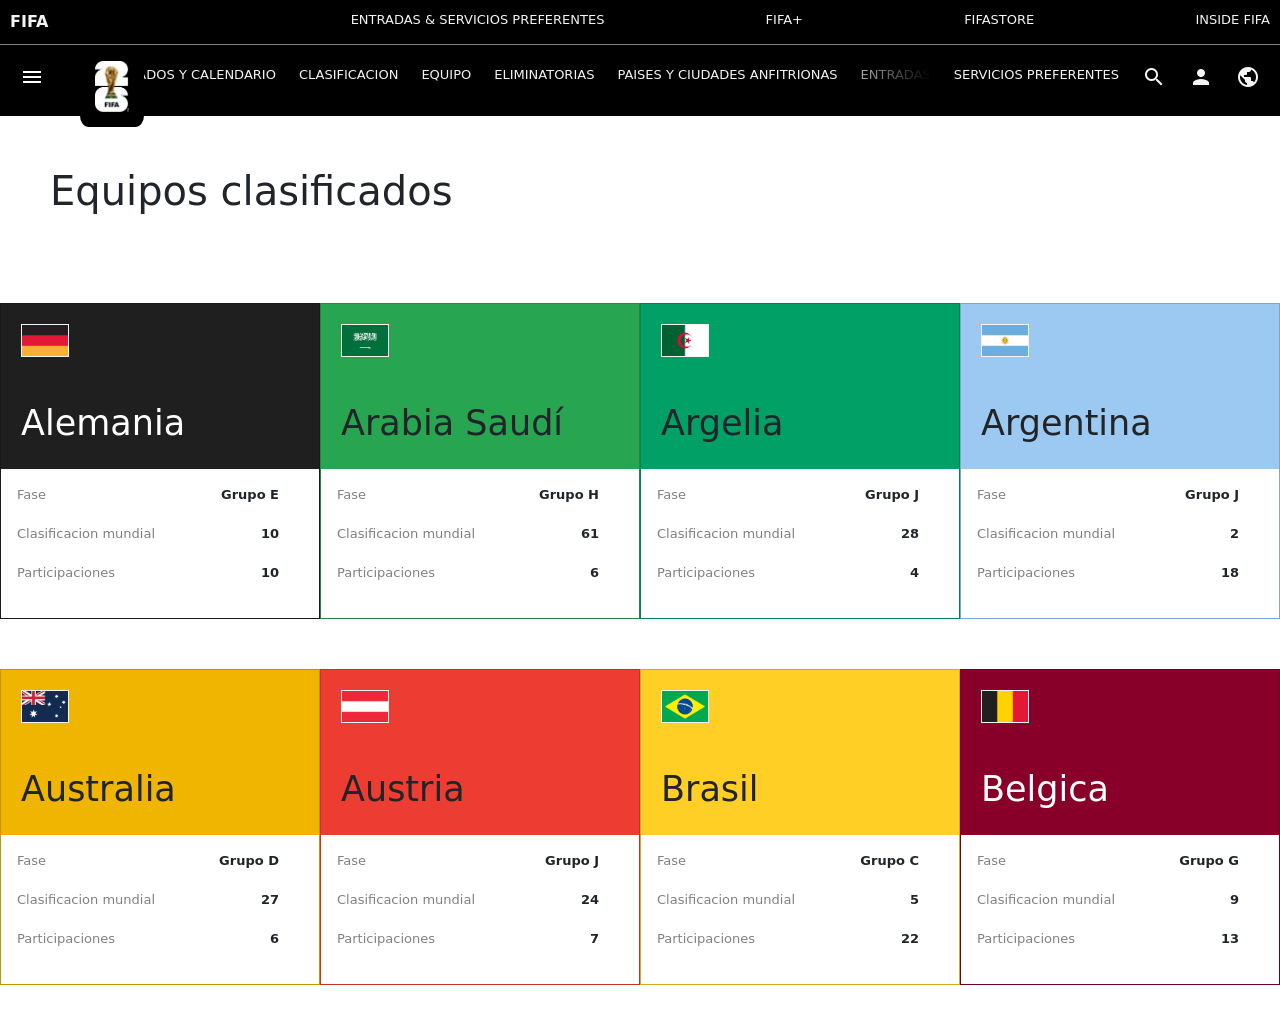
<file: index.html>
<!DOCTYPE html>
<html lang="en">
<head>
    <meta charset="UTF-8">
    <meta name="viewport" content="width=device-width, initial-scale=1.0">
    <title>Fifa</title>
    <link rel="stylesheet" href="./style.css">
    <link rel="stylesheet" href="https://fonts.googleapis.com/icon?family=Material+Icons">
    <link href="https://cdn.jsdelivr.net/npm/bootstrap@5.3.8/dist/css/bootstrap.min.css" rel="stylesheet" integrity="sha384-sRIl4kxILFvY47J16cr9ZwB07vP4J8+LH7qKQnuqkuIAvNWLzeN8tE5YBujZqJLB" crossorigin="anonymous">
</head>
<body>
    <header>
        <div class="fifa"><b>FIFA</b></div>
        <div class="texto">ENTRADAS & SERVICIOS PREFERENTES</div>
        <div class="texto">FIFA+</div>
        <div class="texto">FIFASTORE</div>
        <div class="texto">INSIDE FIFA</div>
    </header>

    <nav>
        <div style="color: white"><span class="material-icons">menu</span></div>
        <div class="texto"> </div>
        <div class="texto">RESULTADOS Y CALENDARIO</div>
        <div class="texto">CLASIFICACION</div>
        <div class="texto">EQUIPO</div>
        <div class="texto">ELIMINATORIAS</div>
        <div class="texto">PAISES Y CIUDADES ANFITRIONAS</div>
        <div class="texto">ENTRADAS</div>
        <div class="texto">SERVICIOS PREFERENTES</div>
        <div class="fade-nav"></div>
        <div class="texto"><span class="material-icons">search</span></div>
        <div class="texto"><span class="material-icons">person</span></div>
        <div class="texto"><span class="material-icons">public</span></div>
    </nav>

    <img src="./img/FIFA-logo.png" alt="logo" class="imag">

    <h1>Equipos clasificados</h1>

    <div class="equiposarriba">

        <div class="card rounded-0" style="width: 25rem; background-color: #1f1f1f;">
        <img src="./img/alemania.png" class="carta" alt="alemania">
        <p class="tituloc" style="color: #ffffff;">Alemania</p>
        <div class="fondo">
        <div class="card-body">
            <div class="row">
                <div class="txiz">Fase</div>
                <div class="txde"><b>Grupo E</b></div>
            </div>
            <div class="row">
                <div class="txiz">Clasificacion mundial</div>
                <div class="txde"><b>10</b></div>
            </div>
            <div class="row">
                <div class="txiz">Participaciones</div>
                <div class="txde"><b>10</b></div>
            </div>
        </div> 
        </div>
        </div>

        <div class="card rounded-0" style="width: 25rem; background-color: #27a550;">
        <img src="./img/arabia.png" class="carta" alt="arabia">
        <p class="tituloc">Arabia Saudí</p>
        <div class="fondo">
        <div class="card-body">
            <div class="row">
                <div class="txiz">Fase</div>
                <div class="txde"><b>Grupo H</b></div>
            </div>
            <div class="row">
                <div class="txiz">Clasificacion mundial</div>
                <div class="txde"><b>61</b></div>
            </div>
            <div class="row">
                <div class="txiz">Participaciones</div>
                <div class="txde"><b>6</b></div>
            </div>
        </div> 
        </div>
        </div>

        <div class="card rounded-0" style="width: 25rem; background-color: #00a067;">
        <img src="./img/argelia.png" class="carta" alt="argelia">
        <p class="tituloc">Argelia</p>
        <div class="fondo">
        <div class="card-body">
            <div class="row">
                <div class="txiz">Fase</div>
                <div class="txde"><b>Grupo J</b></div>
            </div>
            <div class="row">
                <div class="txiz">Clasificacion mundial</div>
                <div class="txde"><b>28</b></div>
            </div>
            <div class="row">
                <div class="txiz">Participaciones</div>
                <div class="txde"><b>4</b></div>
            </div>
        </div> 
        </div>
        </div>

        <div class="card rounded-0" style="width: 25rem; background-color: #9cc9f2;">
        <img src="./img/argentina.png" class="carta" alt="argentina">
        <p class="tituloc">Argentina</p>
        <div class="fondo">
        <div class="card-body">
            <div class="row">
                <div class="txiz">Fase</div>
                <div class="txde"><b>Grupo J</b></div>
            </div>
            <div class="row">
                <div class="txiz">Clasificacion mundial</div>
                <div class="txde"><b>2</b></div>
            </div>
            <div class="row">
                <div class="txiz">Participaciones</div>
                <div class="txde"><b>18</b></div>
            </div>
        </div> 
        </div>
        </div>

    </div>

    <div class="equiposabajo">

        <div class="card rounded-0" style="width: 25rem; background-color: #efb500;">
        <img src="./img/australia.png" class="carta" alt="australia">
        <p class="tituloc">Australia</p>
        <div class="fondo">
        <div class="card-body">
            <div class="row">
                <div class="txiz">Fase</div>
                <div class="txde"><b>Grupo D</b></div>
            </div>
            <div class="row">
                <div class="txiz">Clasificacion mundial</div>
                <div class="txde"><b>27</b></div>
            </div>
            <div class="row">
                <div class="txiz">Participaciones</div>
                <div class="txde"><b>6</b></div>
            </div>
        </div> 
        </div>
        </div>

        <div class="card rounded-0" style="width: 25rem; background-color: #ed3d32;">
        <img src="./img/austria.png" class="carta" alt="austria">
        <p class="tituloc">Austria</p>
        <div class="fondo">
        <div class="card-body">
            <div class="row">
                <div class="txiz">Fase</div>
                <div class="txde"><b>Grupo J</b></div>
            </div>
            <div class="row">
                <div class="txiz">Clasificacion mundial</div>
                <div class="txde"><b>24</b></div>
            </div>
            <div class="row">
                <div class="txiz">Participaciones</div>
                <div class="txde"><b>7</b></div>
            </div>
        </div> 
        </div>
        </div>

        <div class="card rounded-0" style="width: 25rem; background-color: #ffcf25;">
        <img src="./img/brasil.png" class="carta" alt="brasil">
        <p class="tituloc">Brasil</p>
        <div class="fondo">
        <div class="card-body">
            <div class="row">
                <div class="txiz">Fase</div>
                <div class="txde"><b>Grupo C</b></div>
            </div>
            <div class="row">
                <div class="txiz">Clasificacion mundial</div>
                <div class="txde"><b>5</b></div>
            </div>
            <div class="row">
                <div class="txiz">Participaciones</div>
                <div class="txde"><b>22</b></div>
            </div>
        </div> 
        </div>
        </div>

        <div class="card rounded-0" style="width: 25rem; background-color: #880029;">
        <img src="./img/belgica.png" class="carta" alt="belgica">
        <p class="tituloc" style="color: #ffffff;">Belgica</p>
        <div class="fondo">
        <div class="card-body">
            <div class="row">
                <div class="txiz">Fase</div>
                <div class="txde"><b>Grupo G</b></div>
            </div>
            <div class="row">
                <div class="txiz">Clasificacion mundial</div>
                <div class="txde"><b>9</b></div>
            </div>
            <div class="row">
                <div class="txiz">Participaciones</div>
                <div class="txde"><b>13</b></div>
            </div>
        </div> 
        </div>
        </div>

    </div>
</body>
</html>
</file>
<file: style.css>
body {
    background-color: #f4f4f4;
}

.fifa{
    color: #f4f4f4;
    margin-right: auto;
}

.texto {
    color: #f4f4f4;
    font-size: small;
    margin-left: auto;
    padding-left: 10px;
}

header {
    background-color: black;
    display: flex;
    gap: 10px;
    padding: 10px;
    border-bottom: 1px solid grey;
    position: relative;
}

nav {
    background-color: black;
    display: flex;
    gap: 10px;
    margin-bottom: 50px;
    padding: 20px;
    position: relative;
}


.fade-nav {
    position: absolute;
    right: 350px;
    top: 0;
    bottom: 0;
    width: 100px;
    background: linear-gradient(to right, transparent, black);
    pointer-events: none;
}

h1{
    position: relative;
    top: -80px;
    margin-left: 50px;
}

.equiposarriba {
    margin-bottom: 50px;
    display: flex;
    justify-content: space-around;
}

.equiposabajo {
    margin-top: 50px;
    margin-bottom: 50px;
    display: flex;
    justify-content: space-around;
}

.imag {
    position: relative;
    left: 80px;
    top: -120px;
    width: 5%;
    border: 15px solid black;
    border-radius: 14%;
}

.txiz {
    text-align: left;
    color: grey;
    font-size: small;
}

.txde {
    text-align: right;
    font-size: small;
    position: relative;
    top: -20px;
}

.row {
    display: flex;
    justify-content: space-between;
    width: 100%;
}

.carta {
    margin: 20px;
    width: 15%;
    border: 1px solid #f4f4f4;
}

.fondo {
    background-color: white;
}

.tituloc {
    text-align: left;
    margin: 20px;
    font-size: 35px;
}

<!-- comentario de github :v -->
</file>
